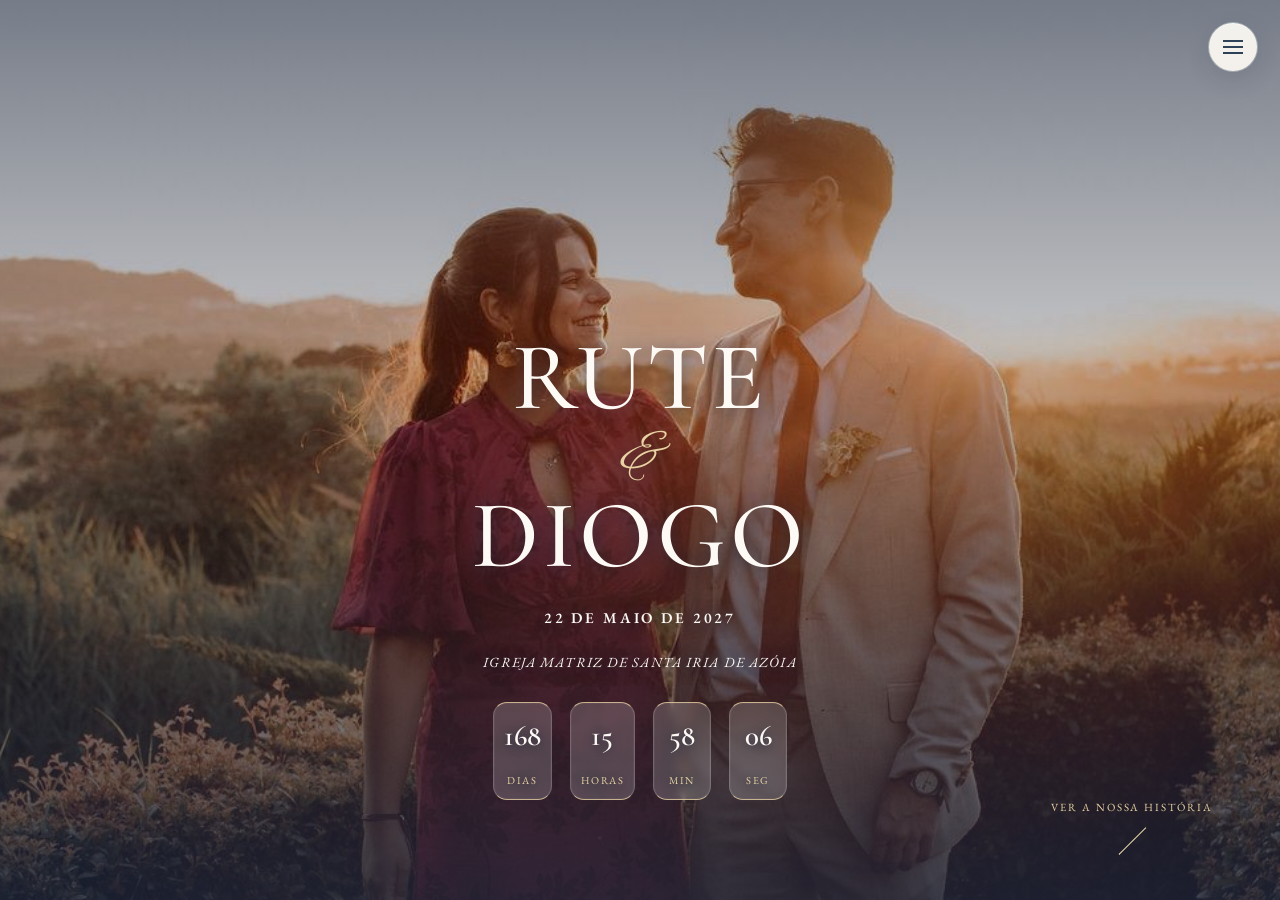
<file: index.html>
<!DOCTYPE html>
<html lang="pt-PT">
<head>
<meta charset="UTF-8">
<meta name="viewport" content="width=device-width, initial-scale=1.0">
<title>Rute &amp; Diogo — 22 de Maio de 2027</title>
<link rel="preconnect" href="https://fonts.googleapis.com">
<link rel="preconnect" href="https://fonts.gstatic.com" crossorigin>
<link href="https://fonts.googleapis.com/css2?family=Cormorant+Garamond:ital,wght@0,400;0,500;0,600;1,400;1,500&family=EB+Garamond:ital,wght@0,400;0,500;1,400;1,500&family=Alex+Brush&display=swap" rel="stylesheet">
<link rel="stylesheet" href="casament-site/styles.css?v=3">
</head>
<body>

<button class="menu-btn" id="menuBtn" aria-label="Abrir menu">
  <span class="bars"><span></span><span></span><span></span></span>
</button>

<nav class="nav-overlay">
  <div>
    <ul>
      <li><a href="index.html" class="nav-link active">Início</a></li>
      <li><a href="historia.html" class="nav-link">Nossa História</a></li>
      <li><a href="detalhes.html" class="nav-link">O Grande Dia</a></li>
      <li><a href="rsvp.html" class="nav-link">RSVP</a></li>
      <li><a href="presentes.html" class="nav-link">Presentes</a></li>
    </ul>
    <p class="nav-foot">22 · 05 · 2027</p>
  </div>
</nav>

<section class="photo-cover">
  <img src="images/cover.jpeg" alt="Rute e Diogo juntos ao pôr do sol" fetchpriority="high">
  <div class="photo-cover-shade"></div>
  <div class="photo-cover-content">
    <h1>Rute <em>&amp;</em> Diogo</h1>
    <p class="cover-date">22 de maio de 2027</p>
    <p class="cover-place">Igreja Matriz de Santa Iria de Azóia</p>
    <div class="cover-countdown countdown hero-item" style="animation-delay:1.05s;" aria-label="Contagem decrescente até ao casamento">
      <div class="box"><span class="num" id="cd-dias">00</span><span class="label">dias</span></div>
      <div class="box"><span class="num" id="cd-horas">00</span><span class="label">horas</span></div>
      <div class="box"><span class="num" id="cd-min">00</span><span class="label">min</span></div>
      <div class="box"><span class="num" id="cd-seg">00</span><span class="label">seg</span></div>
    </div>
  </div>
  <a class="cover-scroll" href="historia.html" aria-label="Ver a nossa história"><span>Ver a nossa história</span><i></i></a>
</section>

<script src="casament-site/script.js"></script>
</body>
</html>
</file>
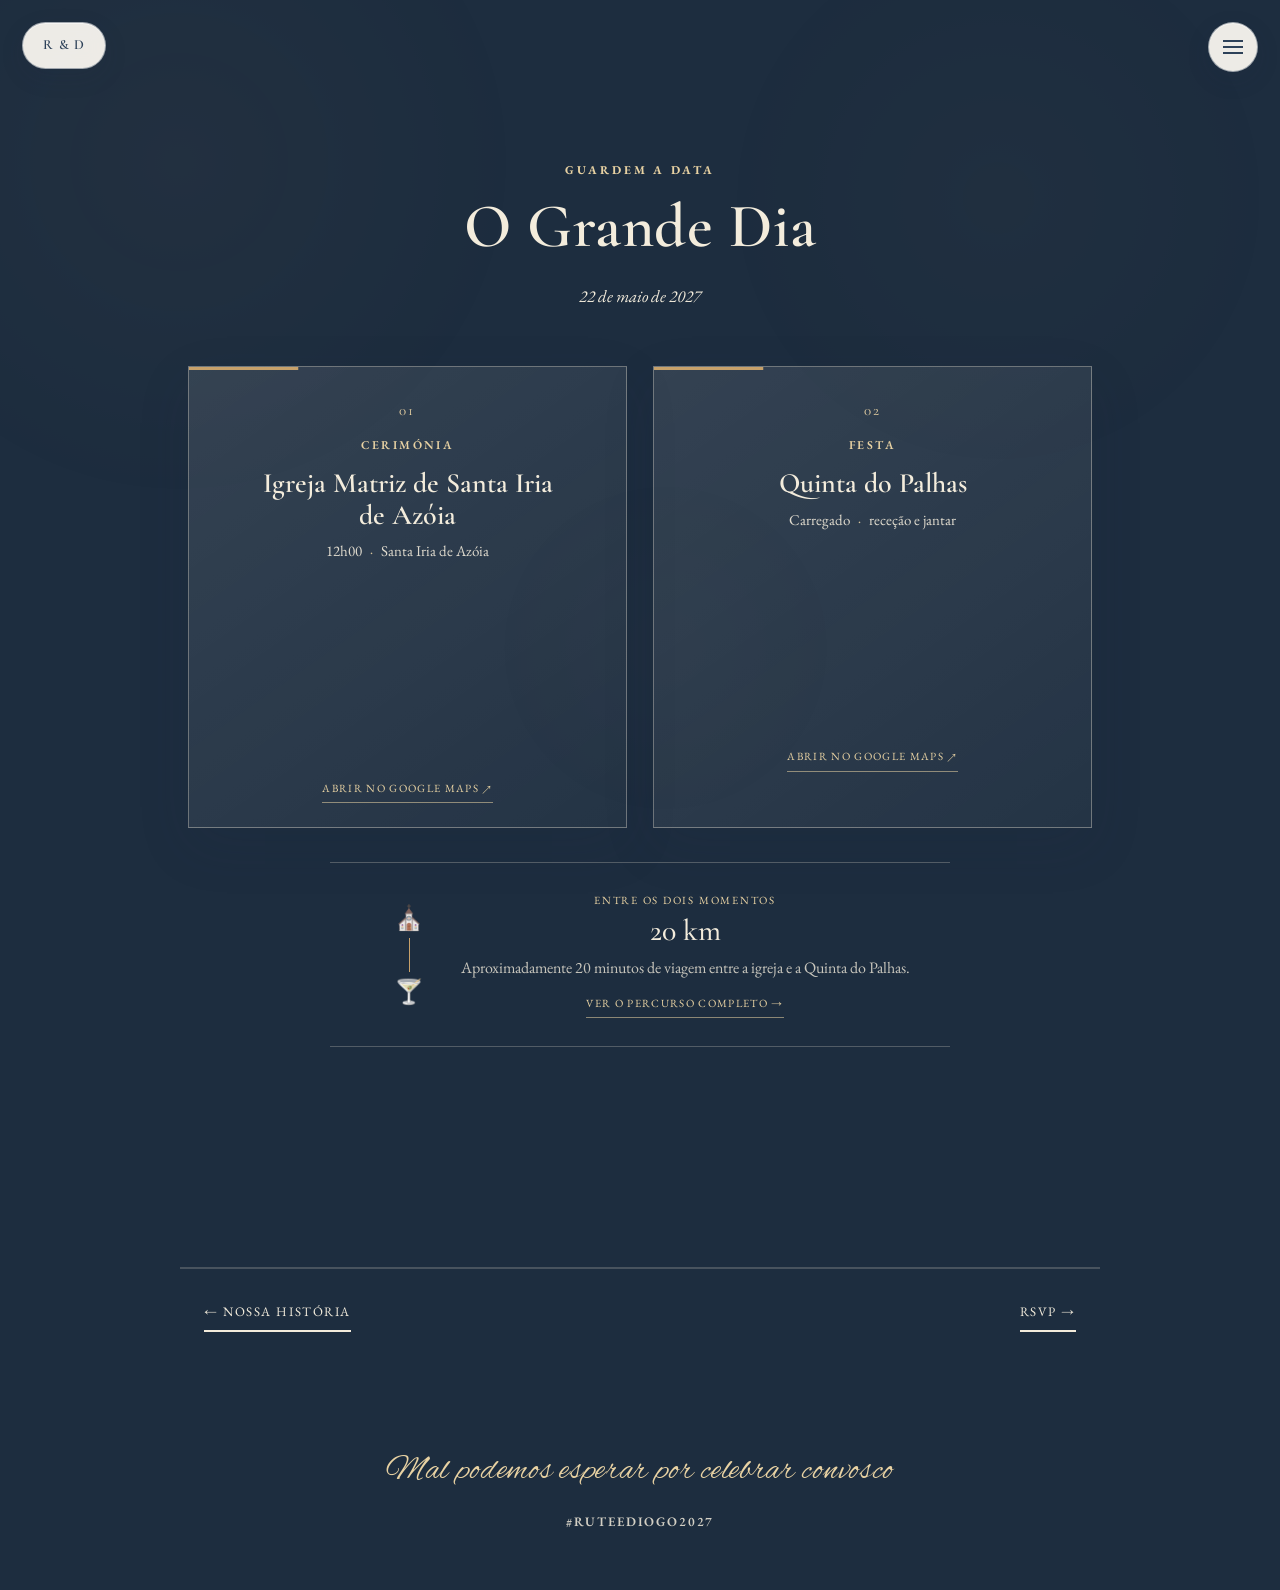
<file: detalhes.html>
<!DOCTYPE html>
<html lang="pt-PT">
<head>
<meta charset="UTF-8">
<meta name="viewport" content="width=device-width, initial-scale=1.0">
<title>O Grande Dia — Rute &amp; Diogo</title>
<link rel="preconnect" href="https://fonts.googleapis.com">
<link rel="preconnect" href="https://fonts.gstatic.com" crossorigin>
<link href="https://fonts.googleapis.com/css2?family=Cormorant+Garamond:ital,wght@0,400;0,500;0,600;1,400;1,500&family=EB+Garamond:ital,wght@0,400;0,500;1,400&family=Alex+Brush&display=swap" rel="stylesheet">
<link rel="stylesheet" href="casament-site/styles.css">
</head>
<body class="theme-dark">

<a href="index.html" class="brand-chip">R &amp; D</a>
<button class="menu-btn" id="menuBtn" aria-label="Abrir menu">
  <span class="bars"><span></span><span></span><span></span></span>
</button>

<nav class="nav-overlay">
  <div>
    <ul>
      <li><a href="index.html" class="nav-link">Início</a></li>
      <li><a href="historia.html" class="nav-link">Nossa História</a></li>
      <li><a href="detalhes.html" class="nav-link active">O Grande Dia</a></li>
      <li><a href="rsvp.html" class="nav-link">RSVP</a></li>
      <li><a href="presentes.html" class="nav-link">Presentes</a></li>
    </ul>
    <p class="nav-foot">22 · 05 · 2027</p>
  </div>
</nav>

<div class="page-wrap">
  <span class="eyebrow reveal">Guardem a data</span>
  <h2 class="section-title reveal">O Grande Dia</h2>
  <p class="section-sub details-intro reveal">22 de maio de 2027</p>

  <div class="details-grid">
    <div class="detail-card reveal">
      <span class="detail-number">01</span>
      <span class="tag">Cerimónia</span>
      <h3>Igreja Matriz de Santa Iria de Azóia</h3>
      <p class="detail-meta">12h00 <span aria-hidden="true">·</span> Santa Iria de Azóia</p>
      <!-- AQUI (mapa da cerimónia): troca a morada depois de q= -->
      <iframe class="map-frame" title="Mapa da Igreja Matriz de Santa Iria de Azóia" loading="lazy" src="https://www.google.com/maps?q=Igreja+Matriz+de+Santa+Iria+de+Az%C3%B3ia&output=embed"></iframe>
      <a class="map-link" href="https://www.google.com/maps/search/?api=1&query=Igreja+Matriz+de+Santa+Iria+de+Az%C3%B3ia" target="_blank" rel="noopener">Abrir no Google Maps <span aria-hidden="true">↗</span></a>
    </div>
    <div class="detail-card reveal d1 detail-card-party">
      <span class="detail-number">02</span>
      <span class="tag">Festa</span>
      <h3>Quinta do Palhas</h3>
      <p class="detail-meta">Carregado <span aria-hidden="true">·</span> receção e jantar</p>
      <!-- AQUI (mapa da festa): troca a morada depois de q= -->
      <iframe class="map-frame" title="Mapa da Quinta do Palhas no Carregado" loading="lazy" src="https://www.google.com/maps?q=Quinta+do+Palhas+Carregado+Portugal&output=embed"></iframe>
      <a class="map-link" href="https://www.google.com/maps/search/?api=1&query=Quinta+do+Palhas+Carregado+Portugal" target="_blank" rel="noopener">Abrir no Google Maps <span aria-hidden="true">↗</span></a>
    </div>
  </div>

  <div class="route-note reveal">
    <div class="route-line" aria-hidden="true"><span class="route-icon">⛪</span><i></i><span class="route-icon">🍸</span></div>
    <div class="route-copy">
      <span class="tag">Entre os dois momentos</span>
      <strong>20 km</strong>
      <p>Aproximadamente 20 minutos de viagem entre a igreja e a Quinta do Palhas.</p>
      <a href="https://www.google.com/maps/dir/?api=1&origin=Igreja+Matriz+de+Santa+Iria+de+Az%C3%B3ia&destination=Quinta+do+Palhas+Carregado+Portugal" target="_blank" rel="noopener">Ver o percurso completo <span aria-hidden="true">→</span></a>
    </div>
  </div>

</div>

<nav class="page-nav">
  <a href="historia.html">← Nossa história</a>
  <a href="rsvp.html">RSVP →</a>
</nav>

<footer>
  <p class="script">Mal podemos esperar por celebrar convosco</p>
  <p class="hashtag">#RuteEDiogo2027</p>
</footer>

<script src="casament-site/script.js"></script>
</body>
</html>
</file>
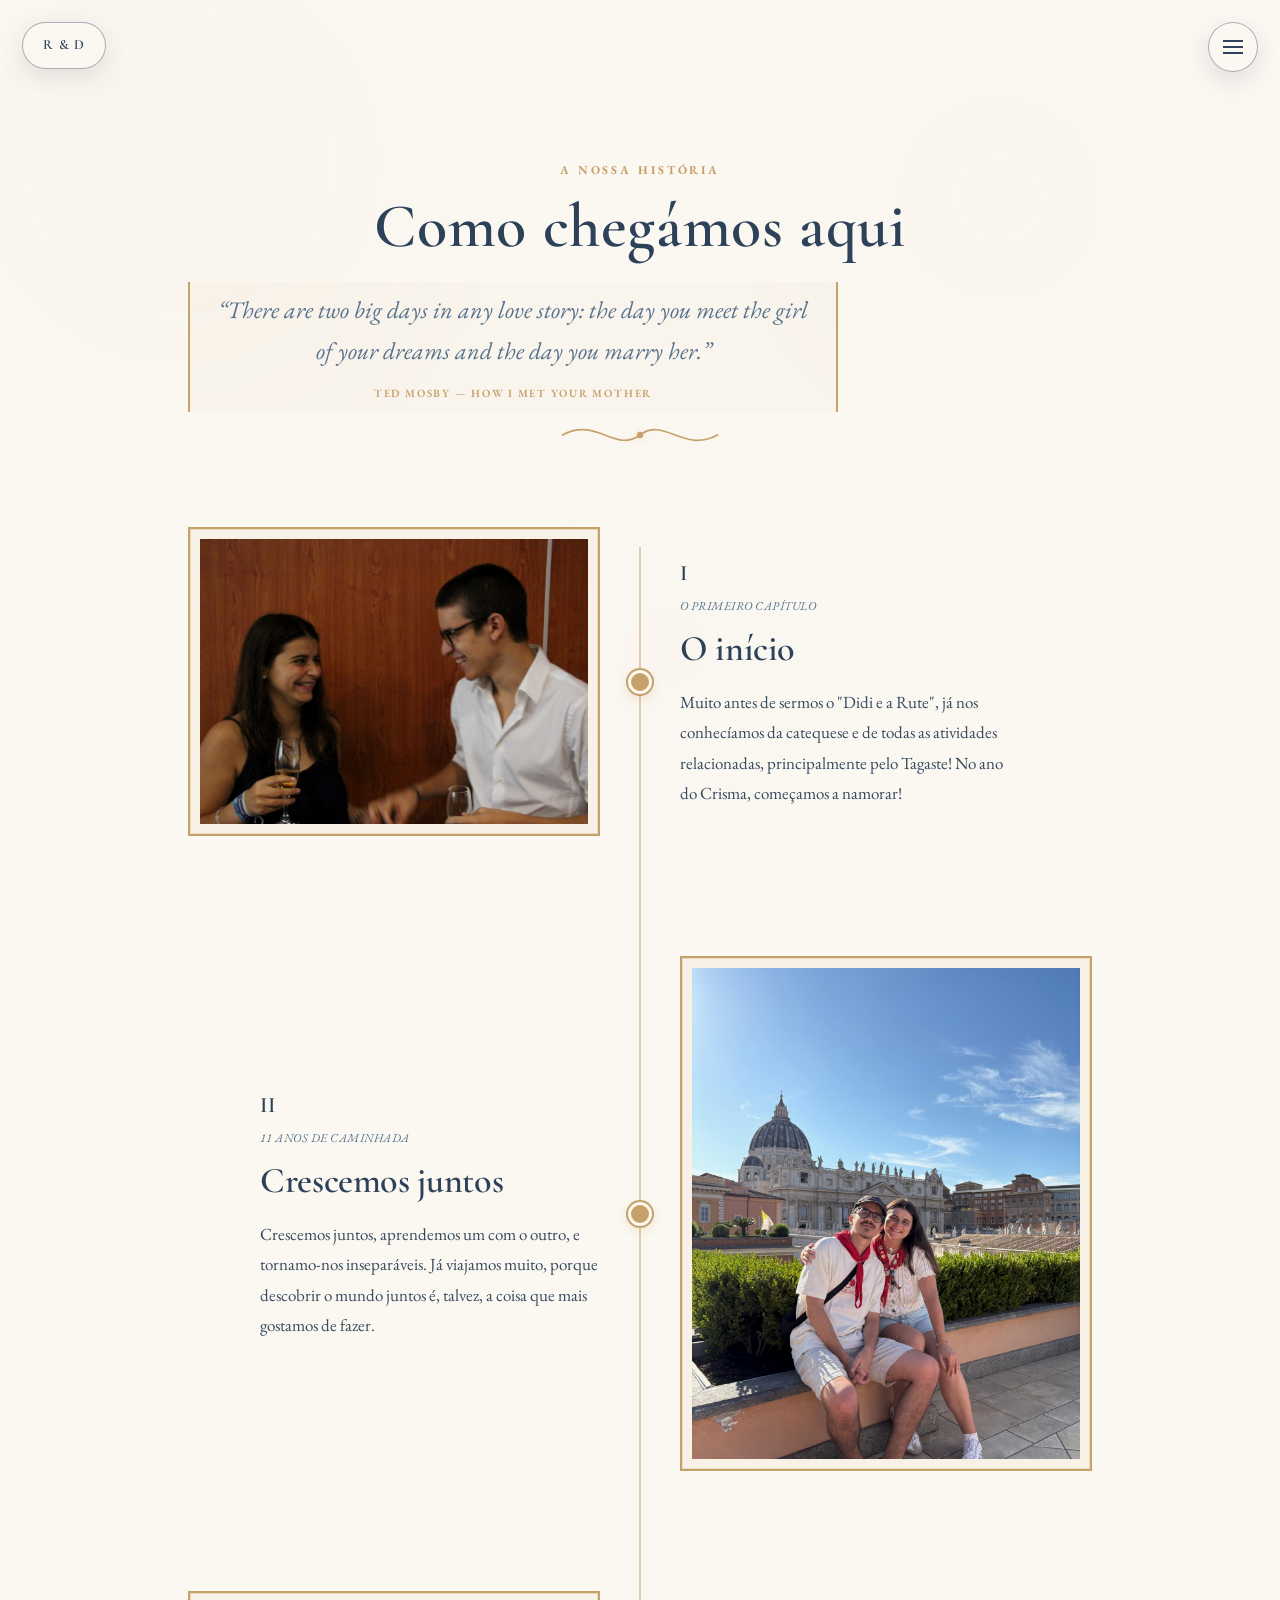
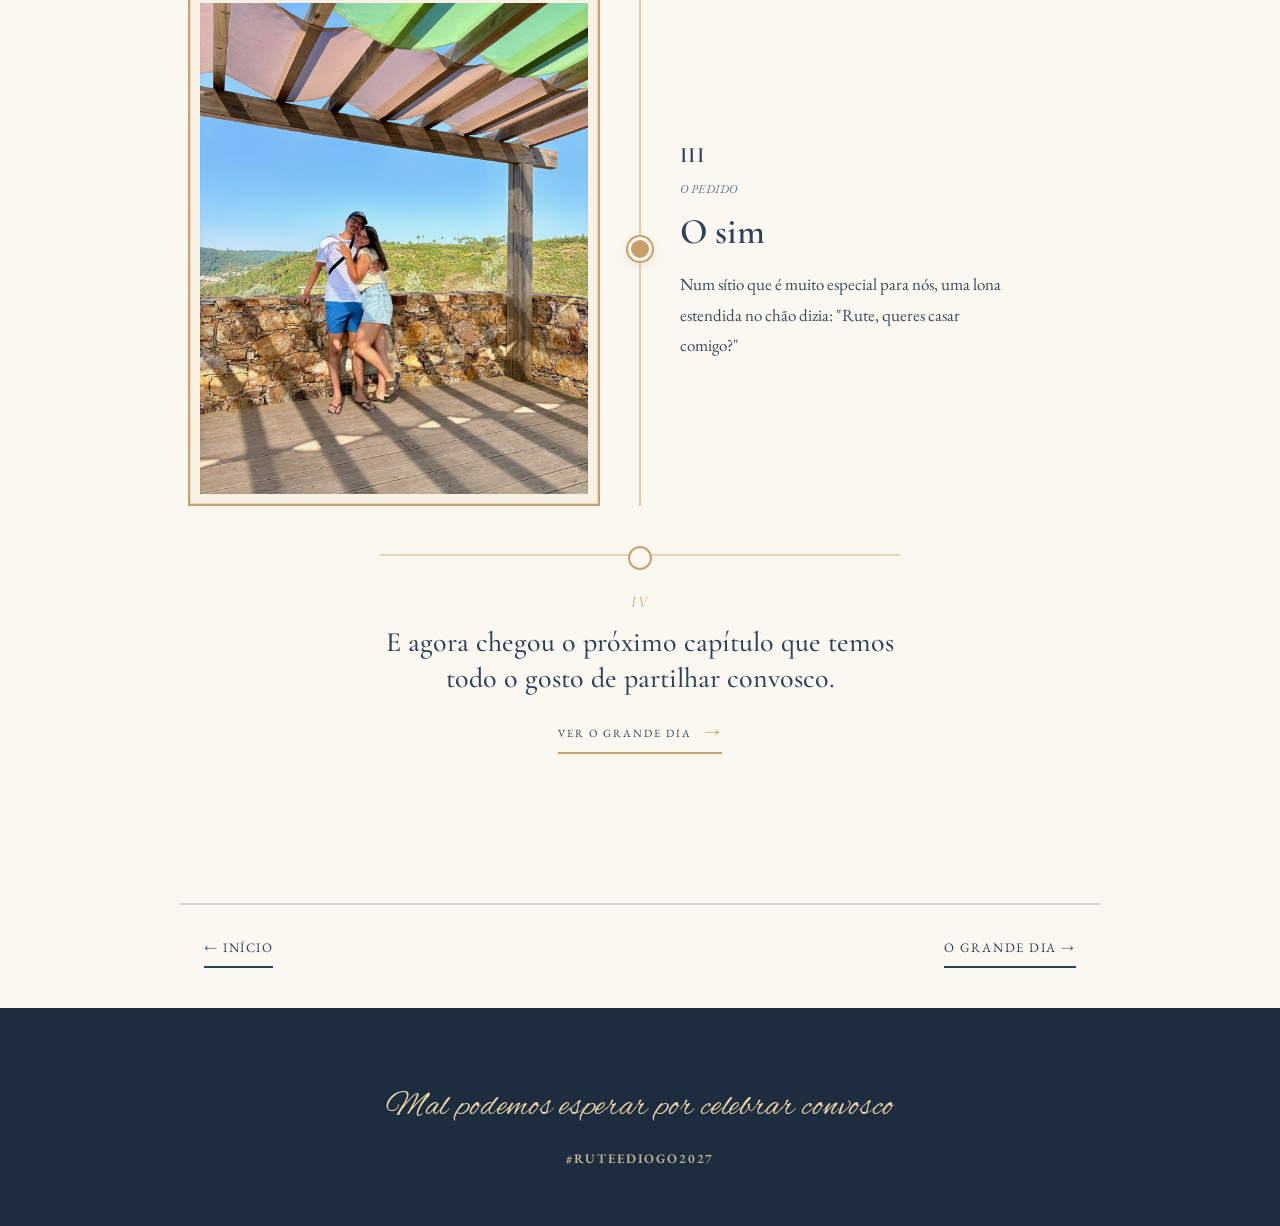
<file: historia.html>
<!DOCTYPE html>
<html lang="pt-PT">
<head>
<meta charset="UTF-8">
<meta name="viewport" content="width=device-width, initial-scale=1.0">
<title>Nossa História — Rute &amp; Diogo</title>
<link rel="preconnect" href="https://fonts.googleapis.com">
<link rel="preconnect" href="https://fonts.gstatic.com" crossorigin>
<link href="https://fonts.googleapis.com/css2?family=Cormorant+Garamond:ital,wght@0,400;0,500;0,600;1,400;1,500&family=EB+Garamond:ital,wght@0,400;0,500;1,400&family=Alex+Brush&display=swap" rel="stylesheet">
<link rel="stylesheet" href="casament-site/styles.css">
</head>
<body class="theme-panel">

<a href="index.html" class="brand-chip">R &amp; D</a>
<button class="menu-btn" id="menuBtn" aria-label="Abrir menu">
  <span class="bars"><span></span><span></span><span></span></span>
</button>

<nav class="nav-overlay">
  <div>
    <ul>
      <li><a href="index.html" class="nav-link">Início</a></li>
      <li><a href="historia.html" class="nav-link active">Nossa História</a></li>
      <li><a href="detalhes.html" class="nav-link">O Grande Dia</a></li>
      <li><a href="rsvp.html" class="nav-link">RSVP</a></li>
      <li><a href="presentes.html" class="nav-link">Presentes</a></li>
    </ul>
    <p class="nav-foot">22 · 05 · 2027</p>
  </div>
</nav>

<div class="page-wrap">
  <p class="eyebrow reveal">A nossa história</p>
  <h2 class="section-title reveal">Como chegámos aqui</h2>
  <blockquote class="story-intro reveal">
    <p>“There are two big days in any love story: the day you meet the girl of your dreams and the day you marry her.”</p>
    <cite>Ted Mosby — How I Met Your Mother</cite>
  </blockquote>
  <svg class="ornament reveal" viewBox="0 0 130 34" xmlns="http://www.w3.org/2000/svg" aria-hidden="true">
    <path d="M2 17 C 30 2, 45 32, 65 17 C 85 2, 100 32, 128 17"/>
    <circle cx="65" cy="17" r="2.6" fill="#C6A567" stroke="none"/>
  </svg>

  <div class="story-line">
    <div class="story-item reveal">
      <div class="ph"><img src="images/conhecer.jpeg" alt="Rute e Diogo a sorrirem juntos no início da sua história" loading="lazy"></div>
      <div class="story-text">
        <span class="story-num"><b>I</b><small>O primeiro capítulo</small></span>
        <h3>O início</h3>
        <p>Muito antes de sermos o "Didi e a Rute", já nos conhecíamos da catequese e de todas as atividades relacionadas, principalmente pelo Tagaste! No ano do Crisma, começamos a namorar!</p>
      </div>
    </div>
    <div class="story-item reveal">
      <div class="ph"><img src="images/caminho.jpeg" alt="Rute e Diogo numa viagem juntos" loading="lazy"></div>
      <div class="story-text">
        <span class="story-num"><b>II</b><small>11 anos de caminhada</small></span>
        <h3>Crescemos juntos</h3>
        <p>Crescemos juntos, aprendemos um com o outro, e tornamo-nos inseparáveis. Já viajamos muito, porque descobrir o mundo juntos é, talvez, a coisa que mais gostamos de fazer.</p>
      </div>
    </div>
    <div class="story-item reveal">
      <div class="ph"><img src="images/o_pedido.jpeg" alt="Rute e Diogo num momento especial" loading="lazy"></div>
      <div class="story-text">
        <span class="story-num"><b>III</b><small>O pedido</small></span>
        <h3>O sim</h3>
        <p>Num sítio que é muito especial para nós, uma lona estendida no chão dizia: "Rute, queres casar comigo?"</p>
      </div>
    </div>
  </div>
  <div class="story-ending reveal"><span class="story-ending-mark">IV</span><p>E agora chegou o próximo capítulo que temos todo o gosto de partilhar convosco.</p><a href="detalhes.html">Ver o grande dia <span aria-hidden="true">→</span></a></div>
</div>

<nav class="page-nav">
  <a href="index.html">← Início</a>
  <a href="detalhes.html">O grande dia →</a>
</nav>

<footer>
  <p class="script">Mal podemos esperar por celebrar convosco</p>
  <p class="hashtag">#RuteEDiogo2027</p>
</footer>

<script src="casament-site/script.js"></script>
</body>
</html>
</file>
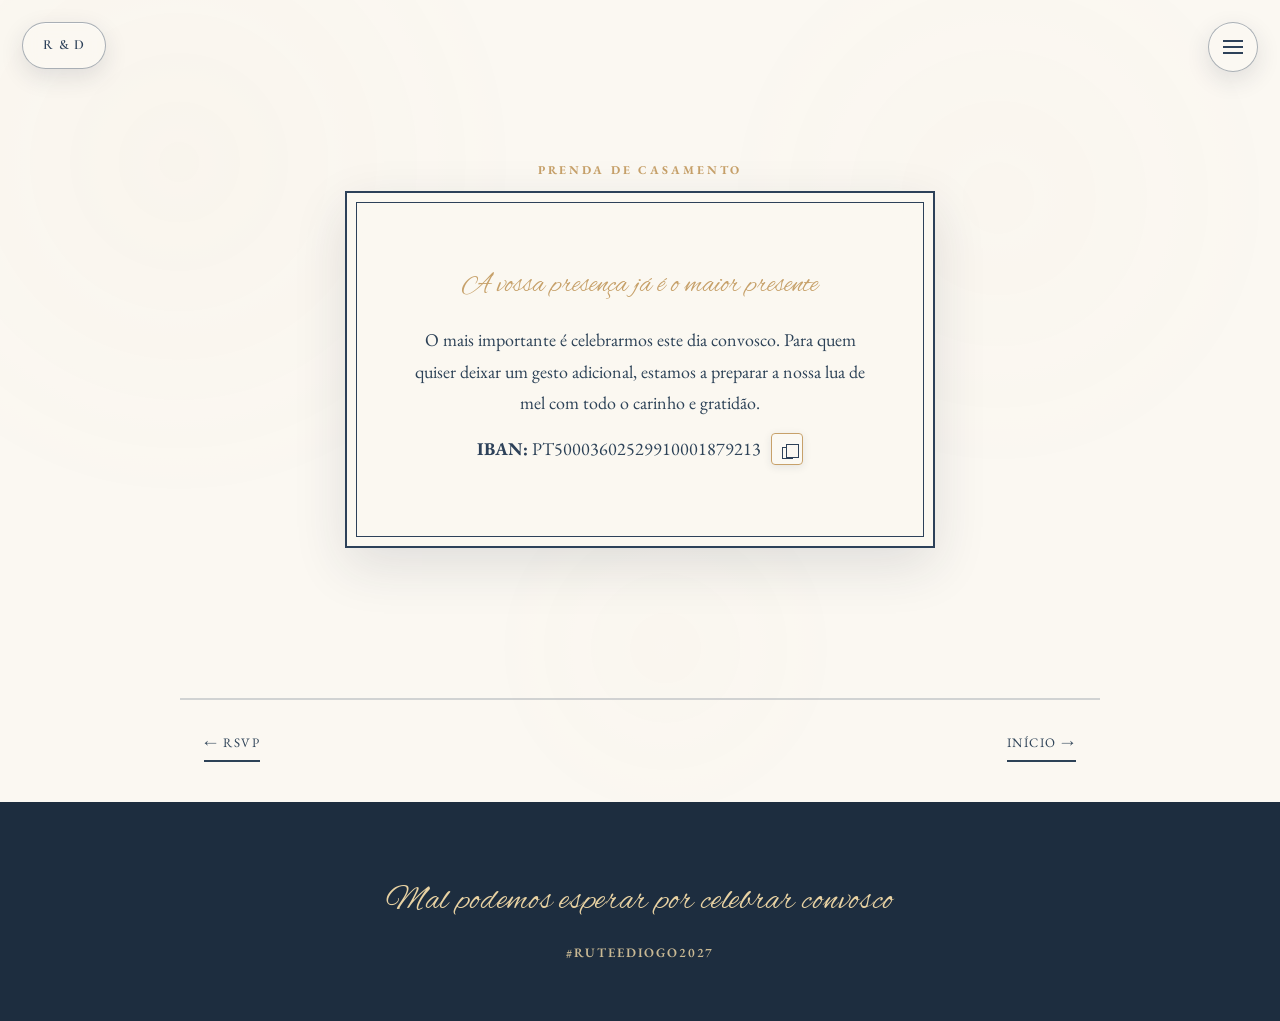
<file: presentes.html>
<!DOCTYPE html>
<html lang="pt-PT">
<head>
<meta charset="UTF-8">
<meta name="viewport" content="width=device-width, initial-scale=1.0">
<title>Presentes — Rute &amp; Diogo</title>
<link rel="preconnect" href="https://fonts.googleapis.com">
<link rel="preconnect" href="https://fonts.gstatic.com" crossorigin>
<link href="https://fonts.googleapis.com/css2?family=Cormorant+Garamond:ital,wght@0,400;0,500;0,600;1,400;1,500&family=EB+Garamond:ital,wght@0,400;0,500;1,400&family=Alex+Brush&display=swap" rel="stylesheet">
<link rel="stylesheet" href="casament-site/styles.css">
</head>
<body class="theme-panel">

<a href="index.html" class="brand-chip">R &amp; D</a>
<button class="menu-btn" id="menuBtn" aria-label="Abrir menu">
  <span class="bars"><span></span><span></span><span></span></span>
</button>

<nav class="nav-overlay">
  <div>
    <ul>
      <li><a href="index.html" class="nav-link">Início</a></li>
      <li><a href="historia.html" class="nav-link">Nossa História</a></li>
      <li><a href="detalhes.html" class="nav-link">O Grande Dia</a></li>
      <li><a href="rsvp.html" class="nav-link">RSVP</a></li>
      <li><a href="presentes.html" class="nav-link active">Presentes</a></li>
    </ul>
    <p class="nav-foot">22 · 05 · 2027</p>
  </div>
</nav>

<div class="page-wrap">
  <span class="eyebrow reveal">Prenda de Casamento</span>

  <div class="gift-card reveal">
    <p class="script" style="font-size:28px;">A vossa presença já é o maior presente</p>
    <p>O mais importante é celebrarmos este dia convosco. Para quem quiser deixar um gesto adicional, estamos a preparar a nossa lua de mel com todo o carinho e gratidão.</p>
    <div class="iban-copy iban-copy-labeled">
      <p><strong>IBAN:</strong> <span id="iban-value">PT50003602529910001879213</span></p>
      <button type="button" class="copy-btn" data-copy-iban aria-label="Copiar IBAN" title="Copiar IBAN" aria-describedby="copy-status"><span aria-hidden="true"></span></button>
      <span class="copy-status" id="copy-status" role="status" aria-live="polite"></span>
    </div>
  </div>
</div>

<nav class="page-nav">
  <a href="rsvp.html">← RSVP</a>
  <a href="index.html">Início →</a>
</nav>

<footer>
  <p class="script">Mal podemos esperar por celebrar convosco</p>
  <p class="hashtag">#RuteEDiogo2027</p>
</footer>

<script src="casament-site/script.js"></script>
</body>
</html>
</file>
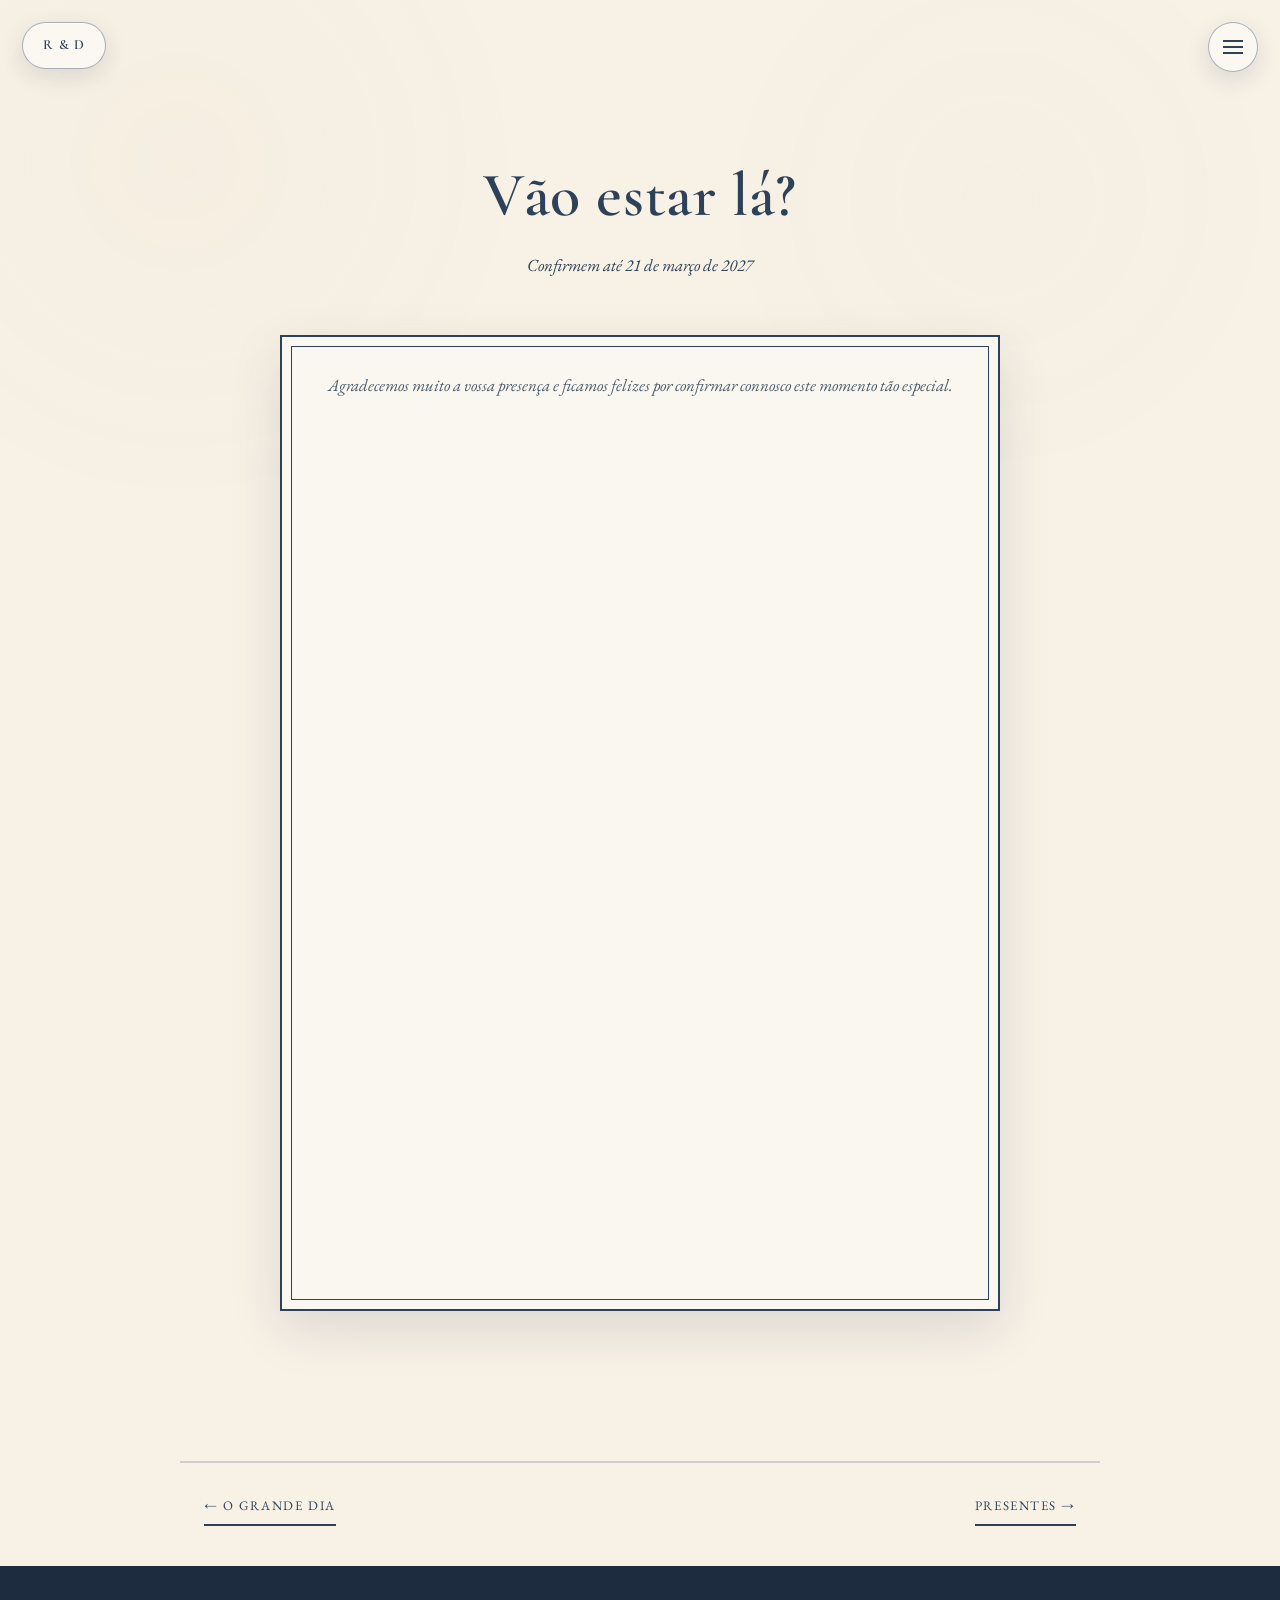
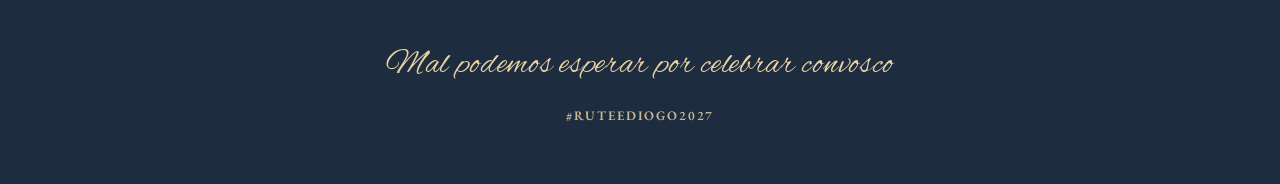
<file: rsvp.html>
<!DOCTYPE html>
<html lang="pt-PT">
<head>
<meta charset="UTF-8">
<meta name="viewport" content="width=device-width, initial-scale=1.0">
<title>RSVP — Rute &amp; Diogo</title>
<link rel="preconnect" href="https://fonts.googleapis.com">
<link rel="preconnect" href="https://fonts.gstatic.com" crossorigin>
<link href="https://fonts.googleapis.com/css2?family=Cormorant+Garamond:ital,wght@0,400;0,500;0,600;1,400;1,500&family=EB+Garamond:ital,wght@0,400;0,500;1,400&family=Alex+Brush&display=swap" rel="stylesheet">
<link rel="stylesheet" href="casament-site/styles.css">
</head>
<body>

<a href="index.html" class="brand-chip">R &amp; D</a>
<button class="menu-btn" id="menuBtn" aria-label="Abrir menu">
  <span class="bars"><span></span><span></span><span></span></span>
</button>

<nav class="nav-overlay">
  <div>
    <ul>
      <li><a href="index.html" class="nav-link">Início</a></li>
      <li><a href="historia.html" class="nav-link">Nossa História</a></li>
      <li><a href="detalhes.html" class="nav-link">O Grande Dia</a></li>
      <li><a href="rsvp.html" class="nav-link active">RSVP</a></li>
      <li><a href="presentes.html" class="nav-link">Presentes</a></li>
    </ul>
    <p class="nav-foot">22 · 05 · 2027</p>
  </div>
</nav>

<div class="page-wrap">
  <h2 class="section-title reveal">Vão estar lá?</h2>
  <p class="section-sub reveal">Confirmem até 21 de março de 2027</p>

  <div class="rsvp-card reveal">
    <p class="section-sub" style="margin-bottom: 24px;">Agradecemos muito a vossa presença e ficamos felizes por confirmar connosco este momento tão especial.</p>
    <iframe
      class="google-form"
      src="https://docs.google.com/forms/d/1ALO1Not4zxGhumX2gxBqn_RCkewvDN6X74OW1zdvJbc/viewform?embedded=true"
      title="Formulário de confirmação de presença"
      loading="lazy">
      A confirmação de presença está disponível no formulário do Google.
    </iframe>
  </div>
</div>

<nav class="page-nav">
  <a href="detalhes.html">← O grande dia</a>
  <a href="presentes.html">Presentes →</a>
</nav>

<footer>
  <p class="script">Mal podemos esperar por celebrar convosco</p>
  <p class="hashtag">#RuteEDiogo2027</p>
</footer>

<script src="casament-site/script.js"></script>
</body>
</html>
</file>
<file: casament-site/styles.css>
/* ============================================================
   Rute & Diogo — 22 de Maio de 2027
   Folha de estilos partilhada por todas as páginas do site.
   ============================================================ */

:root{
  --paper: #f7f1e6;
  --paper-strong: #fbf8f2;
  --sand: #ead6b4;
  --sand-deep: #d8b98d;
  --navy: #56728d;
  --navy-deep: #2d4159;
  --navy-darker: #1d2d3f;
  --gold: #c7a16a;
  --gold-soft: #e8d2a3;
  --rose: #a85d5b;
  --ink: #2d4257;
  --on-dark: #f3ecdc;
  --shadow: 0 18px 50px rgba(29,45,63,0.12);
  --line: rgba(45, 65, 89, 0.38);
}

*{ box-sizing: border-box; }
html{ scroll-behavior: smooth; }
body{
  margin:0;
  background: var(--paper);
  color: var(--ink);
  font-family:'EB Garamond', serif;
  font-size: 18px;
  line-height: 1.75;
  min-height:100vh;
}
body::before{
  content:"";
  position:fixed;
  inset:0;
  pointer-events:none;
  opacity:0.18;
  z-index:-1;
  background:
    radial-gradient(circle at 14% 18%, rgba(199,161,106,0.18) 0, transparent 28%),
    radial-gradient(circle at 78% 22%, rgba(199,161,106,0.12) 0, transparent 26%),
    radial-gradient(circle at 52% 72%, rgba(199,161,106,0.10) 0, transparent 22%);
}
body.menu-open{ overflow: hidden; }
body.theme-dark{ background: var(--navy-darker); color: var(--on-dark); }
body.theme-panel{ background: var(--paper-strong); }

@media (prefers-reduced-motion: reduce){
  html{ scroll-behavior: auto; }
  *{ animation: none !important; transition: none !important; }
  .reveal{ opacity:1 !important; transform:none !important; }
}

.display{ font-family:'Cormorant Garamond', serif; }
.script{ font-family:'Alex Brush', cursive; color: var(--gold); }
a{ color: inherit; }
img{ max-width:100%; display:block; }

/* ---------- reveal ao fazer scroll ---------- */
.reveal{ opacity:0; transform: translateY(40px); transition: opacity 1s ease, transform 1s ease; will-change: opacity, transform; }
.reveal.in-view{ opacity:1; transform: translateY(0); }
.reveal.d1{ transition-delay: 0.12s; }
.reveal.d2{ transition-delay: 0.24s; }
.reveal.d3{ transition-delay: 0.36s; }

/* ---------- ornamento ---------- */
.ornament{ width: 160px; height: 44px; margin: 0 auto 50px; opacity: 0.95; display:block; filter: drop-shadow(0 2px 4px rgba(199,161,106,0.1)); }
.ornament path{ stroke: var(--gold); fill:none; stroke-width: 1.4; stroke-linecap: round; }
.ornament circle{ fill: var(--gold); filter: drop-shadow(0 1px 3px rgba(199,161,106,0.2)); }
body.theme-dark .ornament path{ stroke: var(--gold-soft); }
body.theme-dark .ornament circle{ fill: var(--gold-soft); }

/* ---------- monograma + hamburguer fixos ---------- */
.brand-chip, .menu-btn{
  position: fixed; top: 22px; z-index: 60;
  background: rgba(251,248,242,0.94); backdrop-filter: blur(8px);
  border: 1px solid rgba(45,65,89,0.4);
  box-shadow: 0 8px 24px rgba(29,45,63,0.12), inset 0 1px 0 rgba(255,255,255,0.5);
  transition: all 0.3s ease;
}
.brand-chip{
  left: 22px; padding: 10px 20px; border-radius: 999px;
  font-family:'Cormorant Garamond', serif; letter-spacing: 0.09em; font-size: 14px; color: var(--navy-deep);
  text-decoration:none; font-weight: 600;
}
.brand-chip:hover{ background: rgba(251,248,242,0.98); border-color: var(--gold); }
.menu-btn{
  right: 22px; width: 50px; height: 50px; border-radius: 50%;
  display:flex; align-items:center; justify-content:center;
  cursor:pointer; border-width:1px; border-style:solid;
}
.menu-btn:hover{ background: rgba(251,248,242,0.98); border-color: var(--navy-deep); }
.menu-btn .bars{ position:relative; width: 20px; height: 14px; }
.menu-btn .bars span{
  position:absolute; left:0; width:100%; height: 2px; background: var(--navy-deep);
  transition: transform 0.35s ease, opacity 0.25s ease, top 0.35s ease;
}
.menu-btn .bars span:nth-child(1){ top: 0; }
.menu-btn .bars span:nth-child(2){ top: 6px; }
.menu-btn .bars span:nth-child(3){ top: 12px; }
body.menu-open .menu-btn .bars span:nth-child(1){ top:6px; transform: rotate(45deg); }
body.menu-open .menu-btn .bars span:nth-child(2){ opacity: 0; }
body.menu-open .menu-btn .bars span:nth-child(3){ top:6px; transform: rotate(-45deg); }

/* ---------- overlay de navegação ---------- */
.nav-overlay{
  position: fixed; inset: 0; z-index: 55;
  background: rgba(29,45,63,0.96);
  display:flex; align-items:center; justify-content:center;
  opacity: 0; visibility: hidden; pointer-events:none;
  transition: opacity 0.5s ease;
}
body.menu-open .nav-overlay{ opacity:1; visibility:visible; pointer-events:auto; }
.nav-overlay ul{ list-style:none; margin:0; padding:0; text-align:center; }
.nav-overlay li{ opacity:0; transform: translateY(16px); transition: opacity 0.5s ease, transform 0.5s ease; }
body.menu-open .nav-overlay li{ opacity:1; transform:translateY(0); }
body.menu-open .nav-overlay li:nth-child(1){ transition-delay: 0.10s; }
body.menu-open .nav-overlay li:nth-child(2){ transition-delay: 0.18s; }
body.menu-open .nav-overlay li:nth-child(3){ transition-delay: 0.26s; }
body.menu-open .nav-overlay li:nth-child(4){ transition-delay: 0.34s; }
body.menu-open .nav-overlay li:nth-child(5){ transition-delay: 0.42s; }
.nav-overlay a{
  display:block; padding: 16px 0; text-decoration:none;
  font-family:'Cormorant Garamond', serif; font-weight:500;
  letter-spacing: 0.18em; text-transform: uppercase;
  font-size: clamp(22px, 4vw, 30px); color: var(--on-dark);
  transition: color 0.2s ease;
}
.nav-overlay a:hover{ color: var(--gold-soft); }
.nav-overlay a.active{ color: var(--gold-soft); }
.nav-overlay .nav-foot{
  margin-top: 30px; font-size: 13px; letter-spacing: 0.3em;
  color: var(--gold-soft); opacity:0; transition: opacity 0.6s ease 0.5s;
}
body.menu-open .nav-overlay .nav-foot{ opacity: 0.8; }

/* ---------- layout de página ---------- */
.page-wrap{ max-width: 960px; margin: 0 auto; padding: 160px 28px 70px; }
.hero-page{
  min-height: 100vh; display:flex; flex-direction:column; align-items:center; justify-content:center;
  padding: 130px 24px 90px;
}

.eyebrow{
  display:block; text-align:center; font-size: 12px; letter-spacing: 0.24em;
  text-transform: uppercase; color: var(--gold); margin: 0 0 10px; font-weight:700;
}
body.theme-dark .eyebrow{ color: var(--gold-soft); }
.section-title{
  text-align:center; font-family:'Cormorant Garamond', serif; font-weight:600;
  font-size: clamp(40px, 5.2vw, 62px); color: var(--navy-deep); margin: 0 0 20px; letter-spacing: 0.01em; line-height: 1.15;
}
body.theme-dark .section-title{ color: var(--on-dark); }
.section-sub{ text-align:center; margin: 0 0 54px; opacity:0.85; font-style: italic; font-size: 17px; }

/* ---------- abertura da história ---------- */
.story-intro{
  max-width: 650px;
  margin: 0 auto 14px;
  text-align: center;
  font-size: clamp(17px, 1.9vw, 24px);
  line-height: 1.7;
  color: var(--navy);
  font-style: italic;
  font-weight: 400;
  display: flex;
  flex-direction: column;
  align-items: center;
}
.story-intro p{ margin: 0; }
.story-intro cite,
.story-intro cite::before {
  font-style: normal;
}
.story-intro cite{
  display:block;
  margin-top: 12px;
  font-size: 11px;
  letter-spacing: 0.16em;
  text-transform: uppercase;
  color: var(--gold);
  font-weight: 600;
  white-space: normal;
}
blockquote.story-intro{
  border-left: 2px solid var(--gold);
  border-right: 2px solid var(--gold);
  padding: 8px 24px 10px;
  background: rgba(199,161,106,0.04);
  margin: 0;
  display: flex;
  flex-direction: column;
  align-items: center;
  width: 100%;
}

/* ---------- home cover ---------- */
.photo-cover{
  position:relative;
  min-height:100vh;
  display:grid;
  place-items:center;
  overflow:hidden;
  background: #dcd0bb;
}
.photo-cover img{
  position:absolute;
  inset:0;
  width:100%;
  height:100%;
  object-fit:cover;
  filter: saturate(0.88) contrast(1.06) brightness(0.82);
  transform: scale(1.04);
}
.photo-cover-shade{
  position:absolute;
  inset:0;
  background:
    linear-gradient(180deg, rgba(18,27,38,0.28), rgba(18,27,38,0.18) 18%, rgba(18,27,38,0.22) 100%),
    radial-gradient(circle at center, rgba(0,0,0,0.08), rgba(0,0,0,0.38));
}
.photo-cover-content{
  position:relative;
  z-index:2;
  width:min(780px,90vw);
  text-align:center;
  color: #fdfaf5;
  text-shadow: 0 4px 18px rgba(24,23,19,0.18);
  padding: 110px 24px 120px;
}
.photo-cover h1{
  margin:0;
  font-family:'Cormorant Garamond', serif;
  font-weight:600;
  letter-spacing:0.12em;
  text-transform: uppercase;
  font-size: clamp(40px, 7vw, 94px);
  line-height:0.94;
}
.photo-cover h1 em{
  display:block;
  font-family:'Alex Brush', cursive;
  font-style:normal;
  font-size:0.5em;
  letter-spacing:0;
  margin: 8px 0 0;
  color: var(--gold-soft);
}
.cover-date,
.cover-place{
  margin: 18px auto 0;
  letter-spacing:0.16em;
  text-transform:uppercase;
  font-size: clamp(12px, 1.5vw, 18px);
}
.cover-date{ font-weight:600; }
.cover-date span{ margin: 0 8px; color: var(--gold-soft); }
.cover-place{ font-size: clamp(11px, 1.4vw, 16px); opacity:0.96; }
.cover-countdown{ margin-top: 26px; }
.cover-countdown .box{ background: rgba(255,255,255,0.12); border:1px solid rgba(255,255,255,0.38); backdrop-filter: blur(4px); }
.cover-countdown .num{ color: var(--paper-strong); }
.cover-countdown .label{ color: var(--gold-soft); }
.cover-scroll{
  position:absolute;
  z-index:2;
  bottom: 32px;
  left:50%;
  transform:translateX(-50%);
  display:inline-flex;
  align-items:center;
  gap: 10px;
  text-decoration:none;
  color: var(--gold-soft);
  font-size: 12px;
  letter-spacing:0.22em;
  text-transform:uppercase;
  opacity:1;
  text-shadow: 0 2px 10px rgba(0,0,0,0.2);
  transition: color 0.25s ease, transform 0.25s ease;
}
.cover-scroll:hover{
  color: var(--paper-strong);
  transform: translateX(-50%) translateY(-2px);
}
.cover-scroll i{
  width: 18px; height: 18px; border-right: 1.5px solid currentColor; border-bottom:1.5px solid currentColor; transform: rotate(45deg); display:inline-block; margin-top:-6px;
}

/* ---------- convite (usado na página inicial) ---------- */
.invite{ max-width: 620px; margin: 0 auto; text-align:center; position:relative; border: 2px solid var(--navy-deep); padding: 58px 40px; background: rgba(251,248,242,0.72); box-shadow: var(--shadow); }
.invite::before{ content:""; position:absolute; inset:10px; border: 1px solid var(--navy-deep); pointer-events:none; }
.invite .intro{ font-style:italic; font-size: 20px; color: var(--navy); max-width: 430px; margin: 0 auto 28px; }
.invite h1{ font-family:'Cormorant Garamond', serif; font-weight:500; letter-spacing: 0.12em; text-transform: uppercase; color: var(--navy-deep); font-size: clamp(48px, 9vw, 76px); line-height:1.05; margin:0; }
.invite .amp{ display:block; font-size: clamp(20px, 4vw, 30px); font-style: italic; color: var(--gold); margin: 4px 0; }
.invite .date-line{ margin-top: 28px; font-weight:600; letter-spacing: 0.14em; text-transform: uppercase; font-size: clamp(19px, 3vw, 26px); color: var(--navy-deep); }
.invite .time-line{ letter-spacing: 0.3em; text-transform: uppercase; font-size: 15px; color: var(--navy); margin-top: 4px; }
.invite .church-line{ margin-top: 22px; font-style: italic; letter-spacing: 0.05em; text-transform: uppercase; font-size: 16px; color: var(--navy); }
.invite .reception-script{ font-size: 34px; margin-top: 10px; color: var(--gold); font-family:'Alex Brush', cursive; }
.invite .reception-place{ font-style: italic; letter-spacing: 0.08em; text-transform: uppercase; font-size: 15px; color: var(--navy); margin-top: 2px; }

.hero-frame-in{ opacity:0; transform: scale(0.94); animation: heroIn 1s ease forwards 0.15s; }
@keyframes heroIn{ to{ opacity:1; transform: scale(1); } }
.hero-item{ opacity:0; transform: translateY(14px); animation: itemIn 0.7s ease forwards; }
@keyframes itemIn{ to{ opacity:1; transform: translateY(0); } }

.countdown{ display:flex; justify-content:center; gap: 18px; margin-top: 36px; flex-wrap: wrap; }
.countdown .box{ text-align:center; min-width: 72px; padding: 10px 10px 8px; border-radius: 14px; background: rgba(255,255,255,0.18); border: 1px solid rgba(255,255,255,0.18); box-shadow: inset 0 0 0 1px rgba(255,255,255,0.04); }
.countdown .num{ display:block; font-family:'Cormorant Garamond', serif; font-weight:600; font-size: clamp(24px, 3vw, 32px); color: var(--navy-deep); }
.countdown .label{ font-size: 10.5px; letter-spacing: 0.14em; text-transform: uppercase; color: var(--gold); }

/* ---------- história ---------- */
.story-line{ display:flex; flex-direction: column; gap: 120px; position:relative; padding: 20px 0 40px; }
.story-line::before{ content:""; position:absolute; top:40px; bottom:40px; left:50%; width:2px; background: rgba(199,161,106,0.5); transform:translateX(-50%); z-index: 1; }
.story-item{ display:grid; grid-template-columns:minmax(0, 1fr) minmax(0, 1fr); gap: 80px; align-items:center; position:relative; z-index: 2; }
.story-item:nth-child(even){ direction:rtl; }
.story-item:nth-child(even) .story-text{ direction:ltr; }
.story-item::before{ content:""; position:absolute; z-index:3; left:50%; top:50%; width:18px; height:18px; border:3px solid var(--paper-strong); border-radius:50%; background:var(--gold); box-shadow:0 0 0 2px var(--gold), 0 4px 12px rgba(199,161,106,0.3); transform:translate(-50%, -50%); transition: all 0.4s ease; }
.story-item:hover::before{ width:20px; height:20px; box-shadow:0 0 0 3px var(--gold), 0 6px 16px rgba(199,161,106,0.4); }

.story-num{ font-family:'Cormorant Garamond', serif; font-style: italic; font-size: 14px; color: var(--gold); letter-spacing: 0.1em; margin-bottom: 10px; display:block; text-transform: uppercase; }
.story-num b{ display:inline-block; font-size: 22px; font-weight:600; font-style:normal; margin-right: 14px; color: var(--navy-deep); }
.story-num small{ font-family:'EB Garamond', serif; font-size: 12px; font-style:italic; letter-spacing: 0.04em; color: var(--navy); display: block; margin-top: 4px; }
.story-item .ph{
  width:100%; aspect-ratio: 4/5; background: var(--paper); overflow:hidden;
  border: 2px solid var(--sand-deep); display:flex; align-items:center; justify-content:center;
  font-style: italic; color: var(--navy); text-align:center; padding: 10px;
  clip-path: inset(0 100% 0 0); transition: clip-path 1.1s ease, box-shadow 0.4s ease, transform 0.4s ease, border-color 0.4s ease;
  box-shadow: 0 12px 32px rgba(29,45,63,0.16), 0 6px 16px rgba(199,161,106,0.08);
  position: relative;
}
.story-item .ph::after{
  content: "";
  position: absolute;
  inset: 0;
  border: 1px solid rgba(199,161,106,0.3);
  pointer-events: none;
}
.story-item:nth-child(1) .ph{ aspect-ratio: 4/3; }
.story-item:nth-child(2) .ph img{ object-position:center 58%; }
.story-item:nth-child(3) .ph img{ object-position:43% 58%; }
.story-item.in-view .ph{ clip-path: inset(0 0 0 0); border-color: var(--gold); }
.story-item .ph img{ width:100%; height:100%; object-fit:cover; transition:transform 0.7s cubic-bezier(.2,.7,.2,1); filter: brightness(0.95) contrast(1.05); }
.story-item:hover .ph{ transform:translateY(-8px); box-shadow: 8px 18px 42px rgba(29,45,63,0.2), 0 8px 20px rgba(199,161,106,0.12); }
.story-item:hover .ph img{ transform:scale(1.055); filter: brightness(1) contrast(1.08); }
.story-text{ max-width: 340px; }
.story-text h3{ font-family:'Cormorant Garamond', serif; font-weight:600; font-size: 36px; color: var(--navy-deep); margin: 2px 0 16px; letter-spacing: -0.01em; line-height: 1.2; }
.story-text p{ margin:0; font-size: 17px; line-height:1.8; color: var(--ink); opacity: 0.95; }
.story-ending{ max-width: 520px; margin: 8px auto 0; padding: 32px 0 0; text-align:center; border-top: 2px solid rgba(199,161,106,0.4); position:relative; }
.story-ending::before{ content:""; position: absolute; top: -10px; left: 50%; transform: translateX(-50%); width: 20px; height: 20px; background: var(--paper-strong); border: 2px solid var(--gold); border-radius: 50%; z-index: 2; }
.story-ending-mark{ display:block; color:var(--gold); font-family:'Cormorant Garamond', serif; font-size:16px; font-style:italic; letter-spacing:0.1em; text-transform: uppercase; }
.story-ending p{ margin: 8px 0 18px; font-family:'Cormorant Garamond', serif; font-size:28px; line-height:1.3; color:var(--navy-deep); font-weight: 500; }
.story-ending a{ color:var(--navy-deep); font-size:11px; letter-spacing:0.18em; text-transform:uppercase; text-decoration:none; border-bottom:2px solid var(--gold); padding-bottom:6px; display: inline-block; transition: all 0.3s ease; }
.story-ending a:hover{ color: var(--gold); border-bottom-color: var(--navy-deep); padding-bottom: 8px; }
.story-ending a span{ color:var(--gold); font-size:16px; margin-left:8px; transition: transform 0.3s ease; }
.story-ending a:hover span{ transform: translateX(3px); }
@media (max-width: 680px){
  .story-line{ gap: 84px; padding-top:0; }
  .story-line::before{ left:24px; top:18px; bottom:18px; }
  .story-item, .story-item:nth-child(even){
    display:flex; flex-direction:column; align-items:stretch; gap:28px;
    padding-left: 48px; direction:ltr; position:relative;
  }
  .story-item::before{
    left:24px; top:24px; transform:translate(-50%, 0);
  }
  .story-item .ph, .story-item:nth-child(1) .ph{ aspect-ratio: 4/3; border: 2px solid var(--sand-deep); }
  .story-text{ max-width:none; text-align:left; }
  .story-text h3{ font-size:32px; margin-top: 6px; }
  .story-item:hover .ph{ transform:none; box-shadow: 0 10px 28px rgba(29,45,63,0.14); }
  .story-intro{ font-size: 18px; line-height: 1.6; }
  .story-intro p{ word-spacing: 0.1em; }
  .story-ending p{ font-size: 25px; }
  .page-wrap{ padding: 130px 20px 50px; }
}

/* ---------- detalhes ---------- */
.details-intro span{ color: var(--gold-soft); padding: 0 8px; }
.details-grid{ display:grid; grid-template-columns: 1fr 1fr; gap: 26px; margin-bottom: 34px; }
@media (max-width: 720px){
  .details-grid{ grid-template-columns: repeat(2, minmax(0, 1fr)); gap: 10px; }
  .detail-card{ padding: 22px 8px 18px; }
  .detail-card h3{ font-size: 21px; }
  .detail-card p{ font-size: 13px; }
  .map-frame{ height: 125px; }
}
.detail-card{ position:relative; background: linear-gradient(145deg, rgba(255,255,255,0.1), rgba(255,255,255,0.035)); border: 1px solid rgba(45,65,89,0.28); padding: 30px 28px 24px; text-align:center; box-shadow: var(--shadow); overflow:hidden; }
body.theme-dark .detail-card{ border-color: rgba(243,236,218,0.35); }
.detail-card::before{ content:""; position:absolute; top:0; left:0; width:100%; height:3px; background: var(--gold); transform:scaleX(0.25); transform-origin:left; transition:transform 0.4s ease; }
.detail-card:hover::before{ transform:scaleX(1); }
.detail-number{ display:block; color: var(--gold-soft); font-family:'Cormorant Garamond', serif; font-size: 15px; letter-spacing: 0.16em; margin-bottom: 12px; }
.detail-card .tag{ font-size: 12px; letter-spacing: 0.2em; text-transform:uppercase; color: var(--gold); font-weight:600; margin-bottom: 12px; display:block; }
body.theme-dark .detail-card .tag{ color: var(--gold-soft); }
.detail-card h3{ font-family:'Cormorant Garamond', serif; font-weight:600; font-size: 28px; color: var(--navy-deep); margin: 0 auto 7px; line-height:1.12; max-width: 310px; }
body.theme-dark .detail-card h3{ color: var(--on-dark); }
.detail-card p{ margin: 0 0 18px; font-size: 15px; opacity: 0.9; }
.detail-meta span{ color: var(--gold-soft); padding: 0 5px; }
.map-frame{ width:100%; height: 170px; border:none; }
body.theme-dark .map-frame{ filter: invert(92%) hue-rotate(180deg) contrast(0.92) brightness(0.95); }
.map-link, .route-copy a{ display:inline-block; margin-top: 17px; color: var(--gold-soft); font-size: 11px; letter-spacing: 0.12em; text-transform:uppercase; text-decoration:none; border-bottom: 1px solid rgba(232,210,163,0.55); padding-bottom: 4px; transition: color 0.25s ease, border-color 0.25s ease; }
.map-link:hover, .route-copy a:hover{ color: var(--paper-strong); border-color: var(--paper-strong); }
.route-note{ display:grid; grid-template-columns: 90px 1fr; align-items:center; max-width: 620px; margin: 0 auto 70px; padding: 28px 34px; border-top: 1px solid rgba(243,236,218,0.25); border-bottom: 1px solid rgba(243,236,218,0.25); }
.route-line{ display:flex; flex-direction:column; align-items:center; gap: 8px; }
.route-line .route-icon{ width: auto; height: auto; font-size: 24px; line-height: 1; filter: saturate(0.72); }
.route-line i{ display:block; width:1px; height:34px; background: var(--gold); }
.route-copy{ text-align:center; }
.route-copy .tag{ display:block; margin-bottom: 4px; color: var(--gold-soft); font-size: 11px; letter-spacing: 0.16em; text-transform:uppercase; }
.route-copy strong{ display:block; font-family:'Cormorant Garamond', serif; font-size: 30px; font-weight:500; color: var(--on-dark); line-height:1.15; }
.route-copy p{ margin: 5px 0 0; font-size: 16px; opacity:0.8; }
.route-copy a{ margin-top: 12px; }
@media (max-width: 560px){
  .detail-card{ padding-left:18px; padding-right:18px; }
  .route-note{ grid-template-columns: 48px 1fr; padding: 24px 16px; }
  .route-copy strong{ font-size: 26px; }
  .route-copy p{ font-size:15px; }
}

.timeline{ max-width: 520px; margin: 0 auto; position:relative; padding-left: 30px; }
.timeline::before{ content:""; position:absolute; left:5px; top:6px; bottom:6px; width:1px; background: rgba(45,65,89,0.28); }
body.theme-dark .timeline::before{ background: rgba(243,236,218,0.3); }
.tl-item{ position:relative; padding-bottom: 34px; }
.tl-item:last-child{ padding-bottom: 0; }
.tl-item::before{ content:""; position:absolute; left: -30px; top: 4px; width: 9px; height:9px; border-radius:50%; background: var(--gold); }
.tl-time{ font-family:'Cormorant Garamond', serif; font-weight:600; color: var(--gold); letter-spacing: 0.08em; font-size: 17px; }
body.theme-dark .tl-time{ color: var(--gold-soft); }
.tl-label{ font-size: 15px; opacity: 0.85; margin-top: 2px; }

/* ---------- RSVP ---------- */
.rsvp-card{ max-width: 720px; margin: 0 auto; border: 2px solid var(--navy-deep); background: rgba(251,248,242,0.84); padding: 34px 26px; position:relative; box-shadow: var(--shadow); }
.rsvp-card::before{ content:""; position:absolute; inset: 9px; border: 1px solid var(--navy-deep); pointer-events:none; }
.google-form{ display:block; width:100%; min-height: 850px; border:0; position:relative; z-index:1; background:transparent; }
.field{ margin-bottom: 24px; text-align:left; }
.field label{ display:block; font-size: 14px; letter-spacing: 0.05em; color: var(--navy-deep); margin-bottom: 8px; font-weight:600; }
.field input[type="text"], .field input[type="number"], .field textarea{
  width:100%; border: 1px solid var(--navy); background: var(--paper); padding: 12px 14px;
  font-family: inherit; font-size: 16px; color: var(--ink); transition: border-color 0.2s ease, box-shadow 0.2s ease;
}
.field input:focus, .field textarea:focus{ outline:none; border-color: var(--navy-deep); box-shadow: 0 0 0 3px rgba(199,161,106,0.28); }
.attend-toggle{ display:flex; gap: 12px; flex-wrap: wrap; }
.attend-toggle input{ position:absolute; opacity:0; }
.attend-toggle label{ flex:1; min-width: 160px; text-align:center; padding: 14px; border: 1px solid var(--navy); font-weight:600; cursor:pointer; background: var(--paper); font-size: 14px; letter-spacing: 0.03em; transition: 0.2s; }
.attend-toggle input:checked + label{ background: var(--navy-deep); border-color: var(--navy-deep); color: var(--panel); }
.submit-btn{ background: var(--navy-deep); color: var(--panel); border:none; padding: 15px 38px; font-size: 15px; letter-spacing: 0.12em; text-transform: uppercase; font-family: inherit; cursor:pointer; transition: background 0.2s ease, transform 0.15s ease; }
.submit-btn:hover{ background: var(--navy); transform: translateY(-1px); }
.rsvp-msg{ margin-top: 18px; font-weight:600; display:none; }
.rsvp-msg.ok{ color: var(--navy-deep); }
.rsvp-msg.err{ color: #9C4B3E; }
@media (max-width: 680px){ .rsvp-card{ padding: 24px 14px; } .google-form{ min-height: 980px; } }

/* ---------- presentes ---------- */
.gift-card{ max-width: 590px; margin: 0 auto; text-align:center; border: 2px solid var(--navy-deep); background: rgba(251,248,242,0.86); padding: 54px 42px; position:relative; box-shadow: var(--shadow); }
.gift-card::before{ content:""; position:absolute; inset:9px; border: 1px solid var(--navy-deep); pointer-events:none; }
.gift-card p{ max-width: 460px; margin: 14px auto 0; }
.gift-card strong{ color: var(--navy-deep); }
.iban-copy{ width:100%; display:flex; flex-wrap:wrap; justify-content:center; align-items:center; gap:6px 10px; }
.iban-copy-labeled{ margin-top:14px; }
.iban-copy p{ width:max-content; max-width:100%; margin:0; }
.copy-btn{ width:32px; height:32px; padding:0; border:1px solid var(--gold); border-radius:4px; background:rgba(251,248,242,0.7); color:var(--navy-deep); cursor:pointer; box-shadow:0 2px 8px rgba(29,45,63,0.1); transition:background 0.2s ease, border-color 0.2s ease, color 0.2s ease, transform 0.15s ease; }
.copy-btn span,
.copy-btn span::after{ display:block; width:11px; height:12px; border:1.5px solid currentColor; }
.copy-btn span{ position:relative; margin:8px auto 0; }
.copy-btn span::after{ content:""; position:absolute; left:3px; top:-4px; background:var(--paper-strong); }
.copy-btn:hover{ background:var(--gold-soft); border-color:var(--gold); transform:translateY(-1px); }
.copy-btn.copied{ background:var(--gold); border-color:var(--gold); color:var(--paper-strong); }
.copy-btn:focus-visible{ outline:3px solid rgba(199,161,106,0.55); outline-offset:3px; }
.copy-status{ flex-basis:100%; min-height:1.5em; color:var(--navy-deep); font-size:14px; }
@media (max-width: 400px){
  .iban-copy p{ font-size:12px; }
  .copy-btn{ width:30px; height:30px; }
}

/* ---------- navegação entre páginas (prev/next) ---------- */
.page-nav{
  display:flex; justify-content:space-between; max-width: 920px; margin: 80px auto 0; padding: 32px 24px 0;
  border-top: 2px solid rgba(45,65,89,0.2);
  font-size: 13px; letter-spacing: 0.12em; text-transform: uppercase;
}
body.theme-dark .page-nav{ border-top-color: rgba(243,236,218,0.2); }
.page-nav a{ text-decoration:none; border-bottom: 2px solid currentColor; padding-bottom: 6px; transition: opacity 0.3s ease, color 0.3s ease; position: relative; }
.page-nav a:hover{ opacity: 0.7; color: var(--gold); border-bottom-color: var(--gold); }

footer{
  text-align:center;
  padding: 28px 16px 60px;
}
footer .script{
  margin:0;
  font-size: clamp(30px, 5.5vw, 50px);
  color: var(--gold);
  letter-spacing: 0.02em;
}
.hashtag{
  margin: 12px 0 0;
  letter-spacing: 0.24em;
  text-transform: uppercase;
  font-size: 12px;
  color: var(--navy);
  opacity: 0.85;
  font-weight: 500;
}
body.theme-dark .hashtag{ color: var(--on-dark); }

@media (max-width: 640px){
  .brand-chip{ left:14px; top:14px; font-size: 13px; }
  .menu-btn{ right:14px; top:14px; }
  .page-wrap{ padding-top: 115px; }
  .eyebrow{ font-size: 11px; }
  .section-title{ font-size: clamp(36px, 4.8vw, 48px); }
}
.page-nav a:hover{ opacity: 0.6; }

footer{ background: var(--navy-darker); color: var(--on-dark); text-align:center; padding: 70px 20px 56px; margin-top: 40px; }
footer .script{ font-size: 34px; color: var(--gold-soft); }
footer .hashtag{ margin-top: 10px; letter-spacing: 0.14em; font-size: 13px; text-transform: uppercase; color: var(--gold-soft); font-weight:600; opacity:0.85; }

/* ---------- capa fotográfica da página inicial ---------- */
.photo-cover{ min-height:100vh; position:relative; overflow:hidden; display:flex; align-items:center; justify-content:center; background:var(--navy-deep) url('../images/cover.jpeg') center center / cover no-repeat; color:var(--panel); }
.photo-cover > img{ position:absolute; inset:0; width:100%; height:100%; object-fit:cover; object-position:center center; animation:coverZoom 18s ease-out both; }
.photo-cover-shade{ position:absolute; inset:0; background:linear-gradient(180deg, rgba(27,40,64,0.48) 0%, rgba(27,40,64,0.05) 38%, rgba(27,40,64,0.72) 100%); }
.photo-cover-content{ position:relative; z-index:1; width:min(760px, 90%); padding:150px 24px 100px; text-align:center; text-shadow:0 2px 18px rgba(27,40,64,0.7); transform:translateY(58px); }
.cover-kicker{ color:var(--gold-soft); font-size:12px; font-weight:600; letter-spacing:0.25em; text-transform:uppercase; }
.photo-cover h1{ margin:26px 0 24px; color:var(--panel); font-family:'Cormorant Garamond',serif; font-size:clamp(58px, 8vw, 96px); font-weight:500; letter-spacing:0.04em; line-height:0.95; }
.photo-cover h1 em{ color:var(--gold-soft); font-size:0.65em; font-style:italic; }
.cover-date{ color:var(--panel); font-size:15px; font-weight:600; letter-spacing:0.19em; text-transform:uppercase; }
.cover-date span{ color:var(--gold-soft); padding:0 8px; }
.cover-place{ color:var(--panel); font-size:14px; font-style:italic; letter-spacing:0.08em; }
.cover-countdown{ margin:28px auto 0; gap:18px; }
.cover-countdown .box{ min-width:58px; padding:8px 10px 6px; border-top:1px solid rgba(238,214,165,0.75); border-bottom:1px solid rgba(238,214,165,0.75); }
.cover-countdown .num{ color:var(--panel); font-size:29px; text-shadow:0 2px 10px rgba(27,40,64,0.8); }
.cover-countdown .label{ color:var(--gold-soft); text-shadow:0 1px 8px rgba(27,40,64,0.8); }
.cover-scroll{ position:absolute; left:50%; bottom:0; z-index:2; display:flex; flex-direction:column; align-items:center; gap:11px; min-width:280px; min-height:90px; padding:14px 26px 18px; color:var(--gold-soft); background:transparent; border:0; font-size:11px; letter-spacing:0.18em; text-decoration:none; text-transform:uppercase; transform:translate(-50%, 24px); cursor:pointer; pointer-events:auto; text-shadow:none; transition:color 0.2s ease, transform 0.2s ease; }
.cover-scroll:hover{ color:var(--paper-strong); }
.cover-scroll i{ width:1px; height:38px; background:var(--navy-darker); }
@keyframes coverZoom{ from{ transform:scale(1); } to{ transform:scale(1.06); } }
.photo-cover-shade{ animation:shadeIn 1.2s ease both; }
.photo-cover-content > *{ opacity:0; animation:coverContentIn .9s ease-out forwards; }
.photo-cover-content .cover-kicker{ color:var(--panel); text-shadow:0 2px 10px rgba(27,40,64,0.85); border-top:1px solid rgba(238,214,165,0.9); border-bottom:1px solid rgba(238,214,165,0.9); padding:8px 16px 7px; animation-delay:.35s; }
.photo-cover-content h1{ animation-delay:.55s; }
.photo-cover-content .cover-date{ animation-delay:.75s; }
.photo-cover-content .cover-place{ animation-delay:.9s; }
.photo-cover-content .cover-scroll{ animation-delay:1.2s; }
@keyframes shadeIn{ from{ opacity:0; } to{ opacity:1; } }
@keyframes coverContentIn{ from{ opacity:0; transform:translateY(18px); } to{ opacity:1; transform:translateY(0); } }
@media (min-width: 681px){ .photo-cover > img{ object-fit:cover; object-position:center 38%; } }
@media (min-width: 681px){ .photo-cover-content{ transform:translateY(78px); } }
@media (min-width: 681px){ .cover-scroll{ left:auto; right:28px; bottom:22px; min-width:240px; transform:none; } }
@media (max-width: 680px){ .photo-cover > img{ object-fit:cover; object-position:center 58%; } }
@media (max-width: 680px){
  .photo-cover-content{ transform:translateY(42px); }
  .story-intro{ font-size:18px; }
  .story-ending p{ font-size:23px; }
  .cover-countdown{ gap:8px; margin-top:22px; }
  .cover-countdown .box{ min-width:53px; padding-left:5px; padding-right:5px; }
  .cover-countdown .num{ font-size:25px; }
}
@media (prefers-reduced-motion: reduce){ .photo-cover > img,.photo-cover-shade,.photo-cover-content > *{ animation:none; opacity:1; transform:none; } }
</file>
